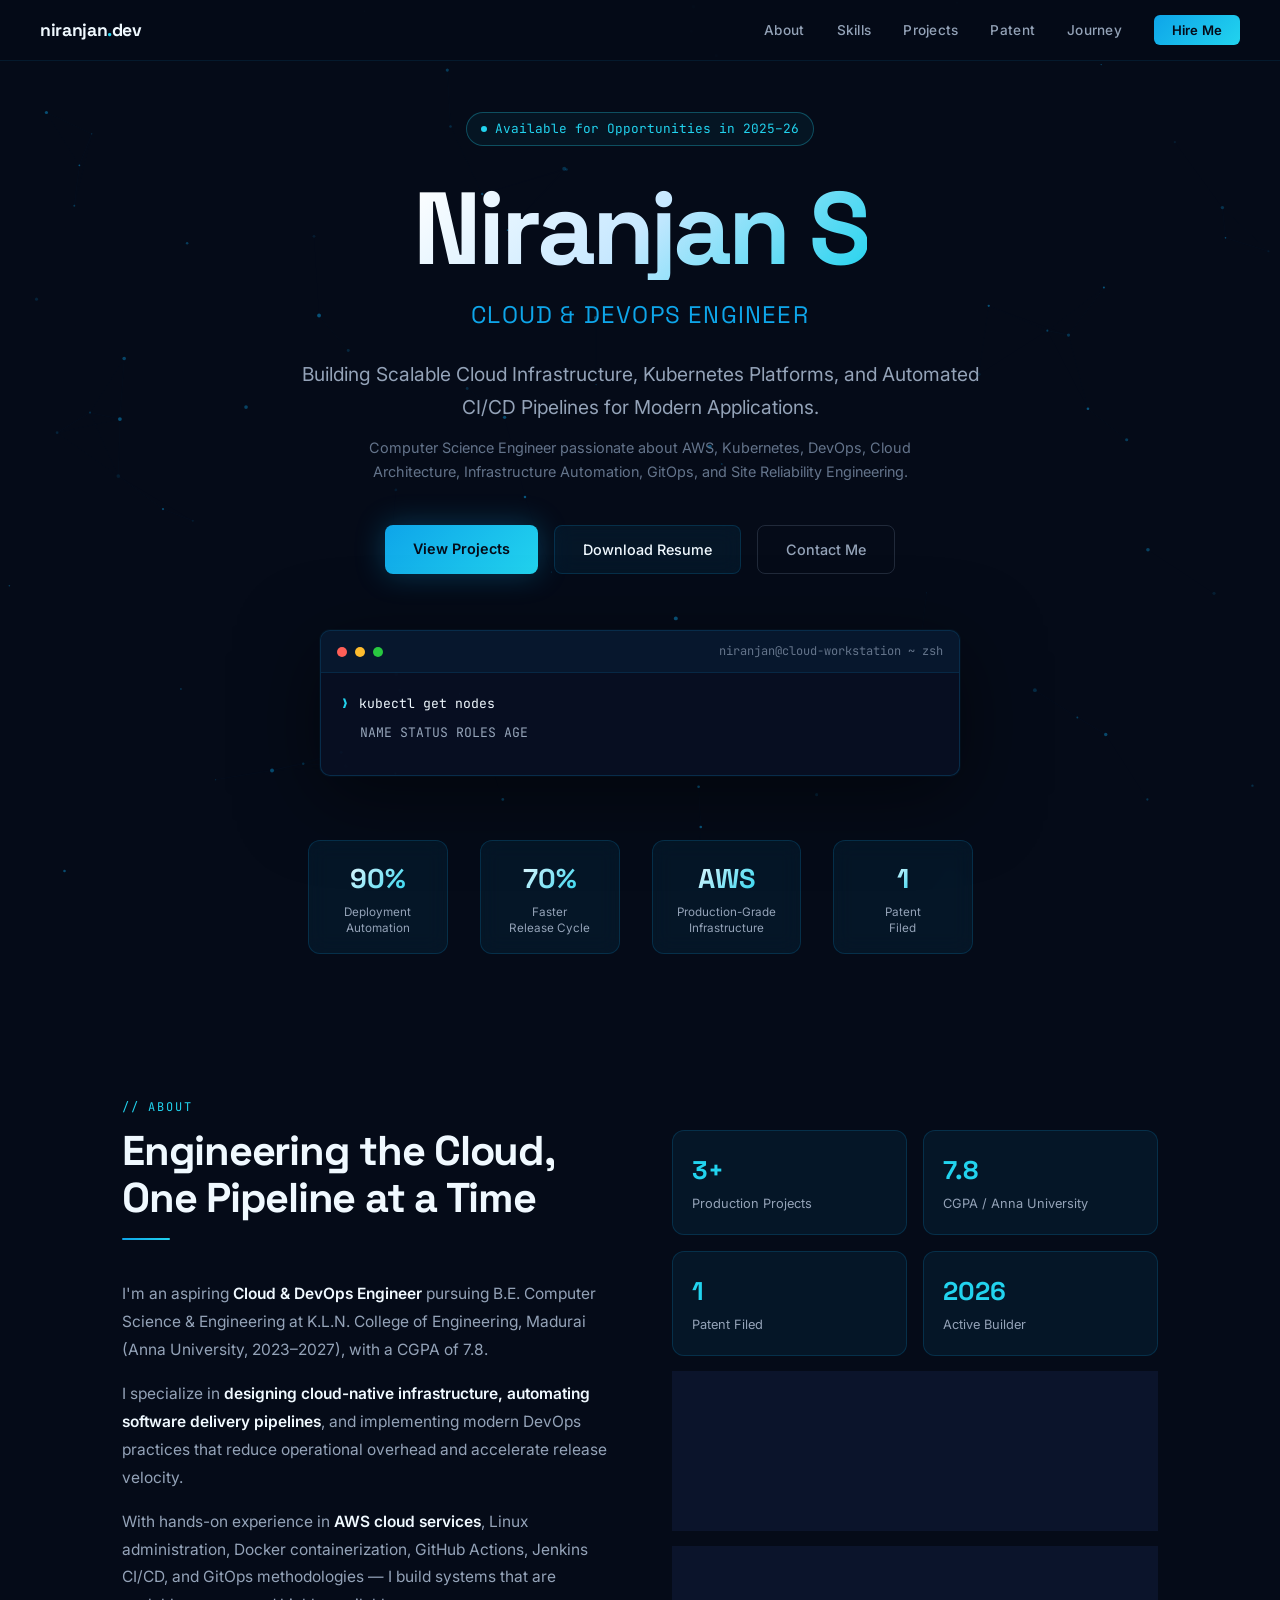
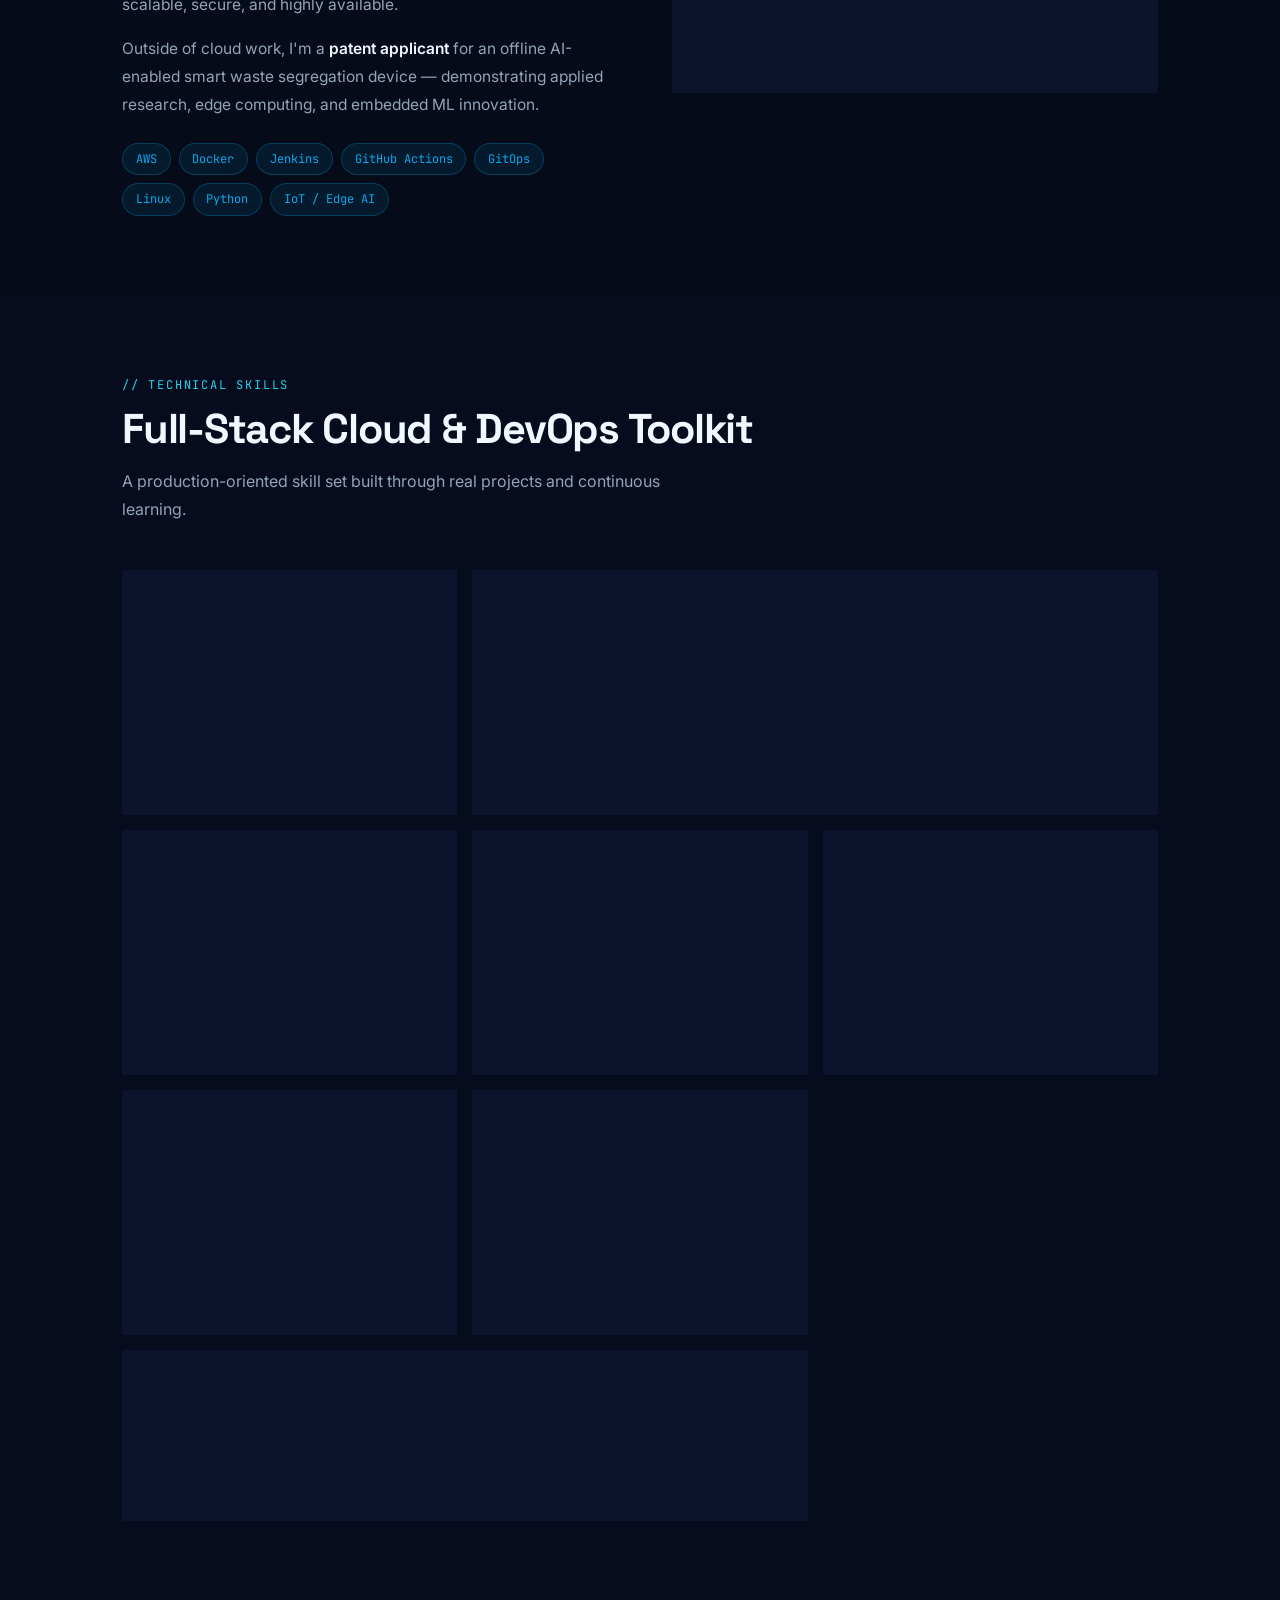
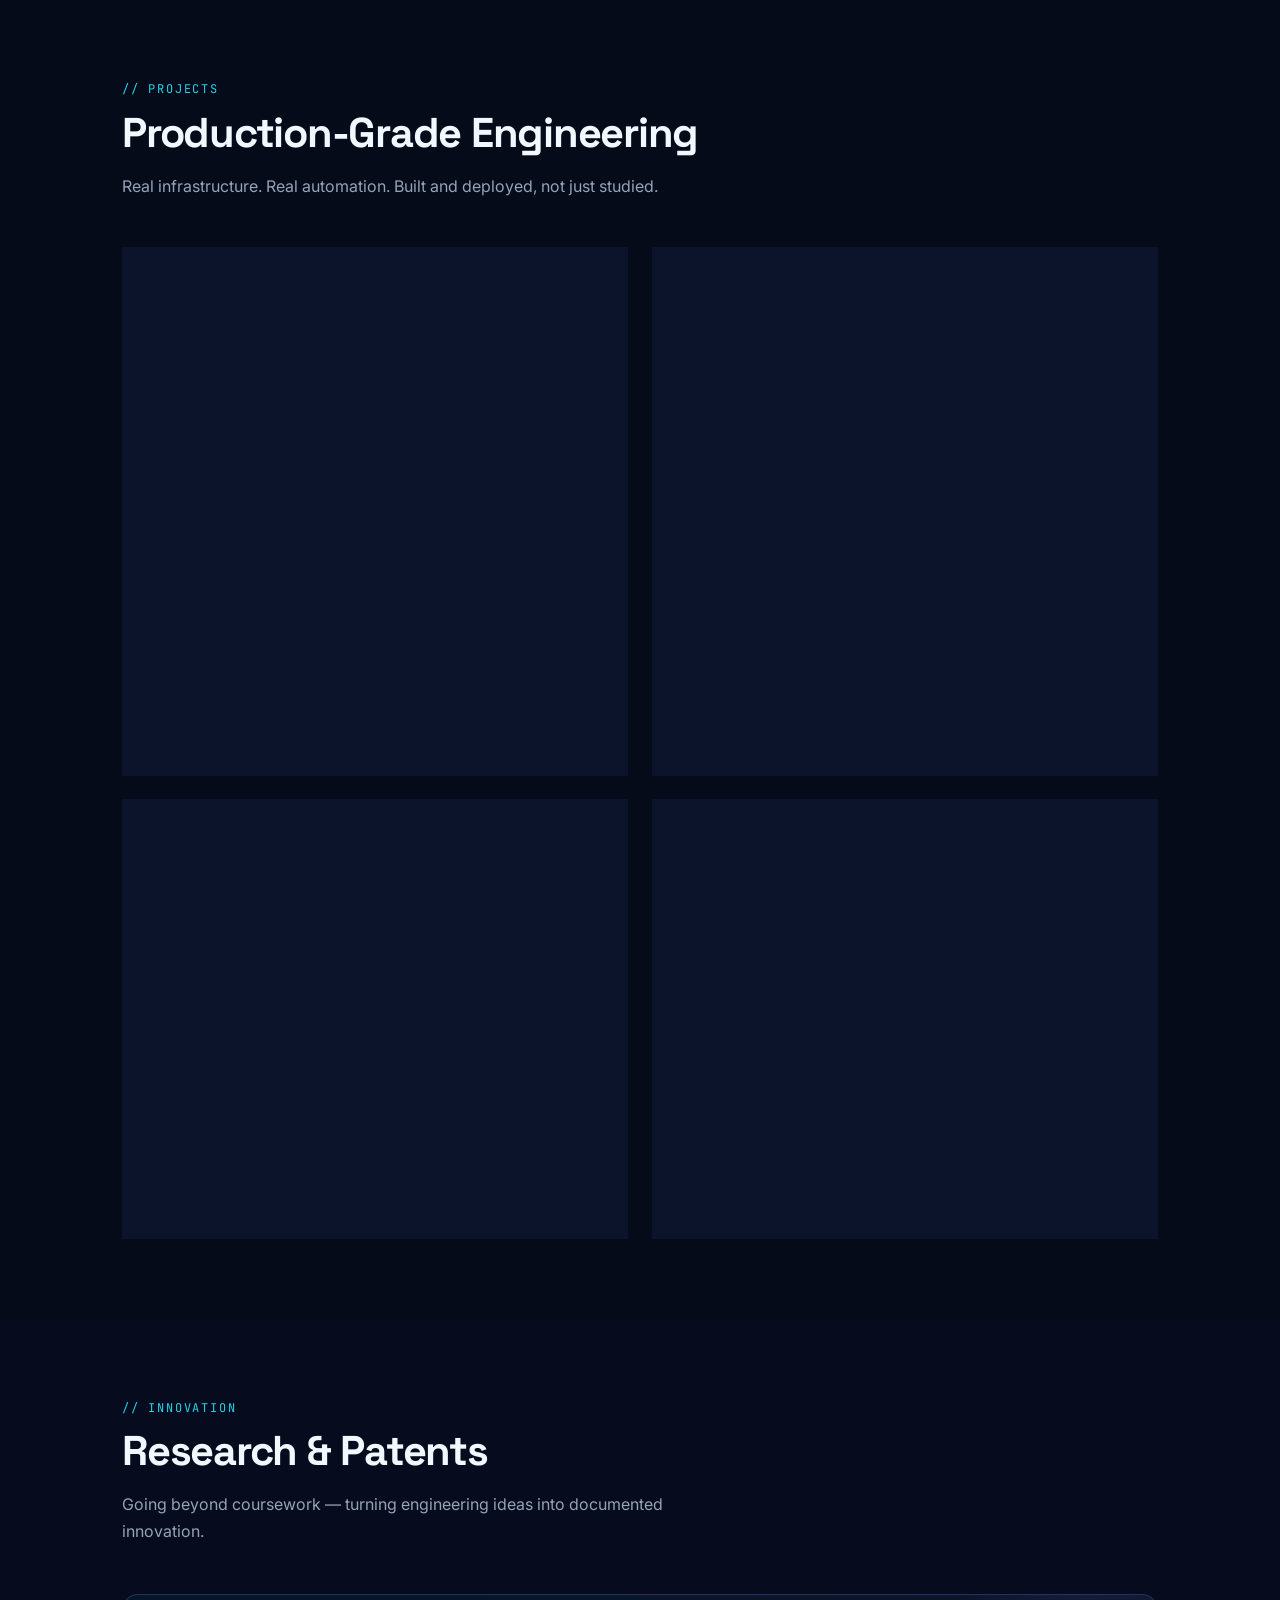
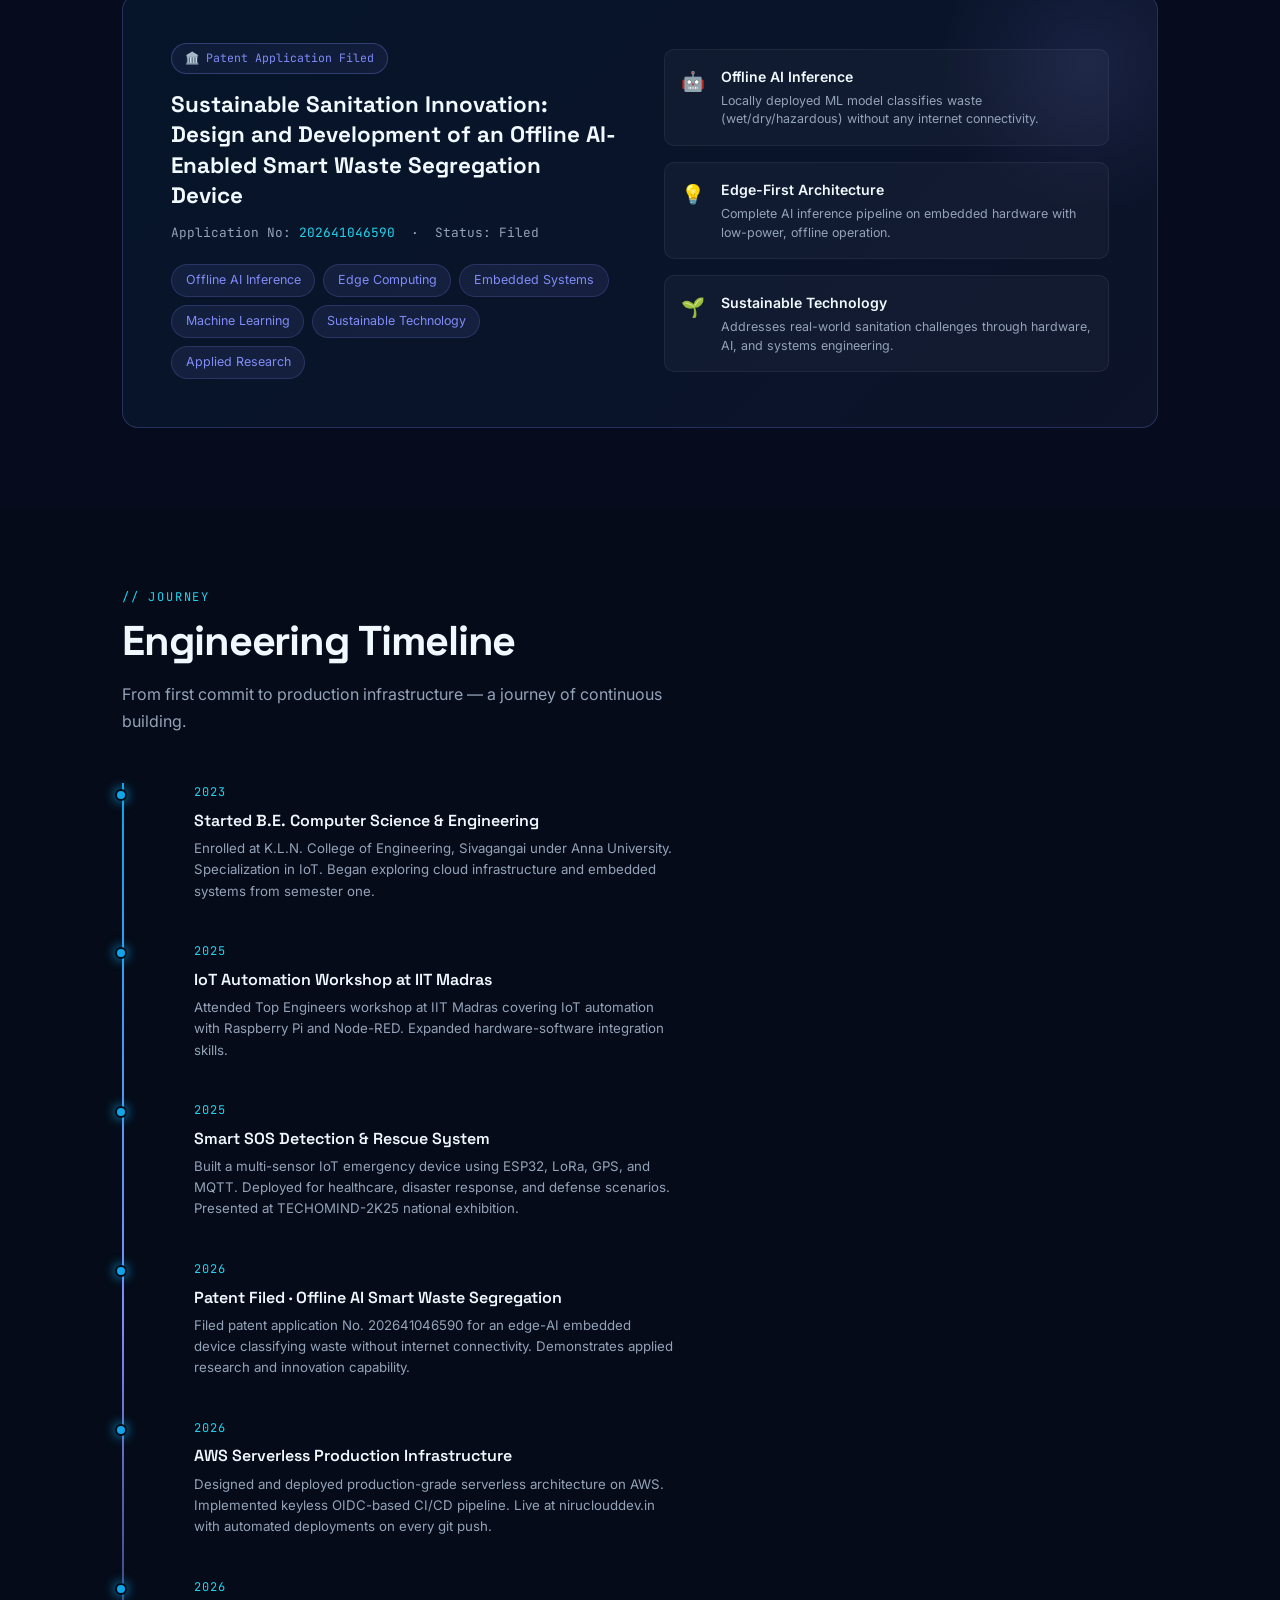
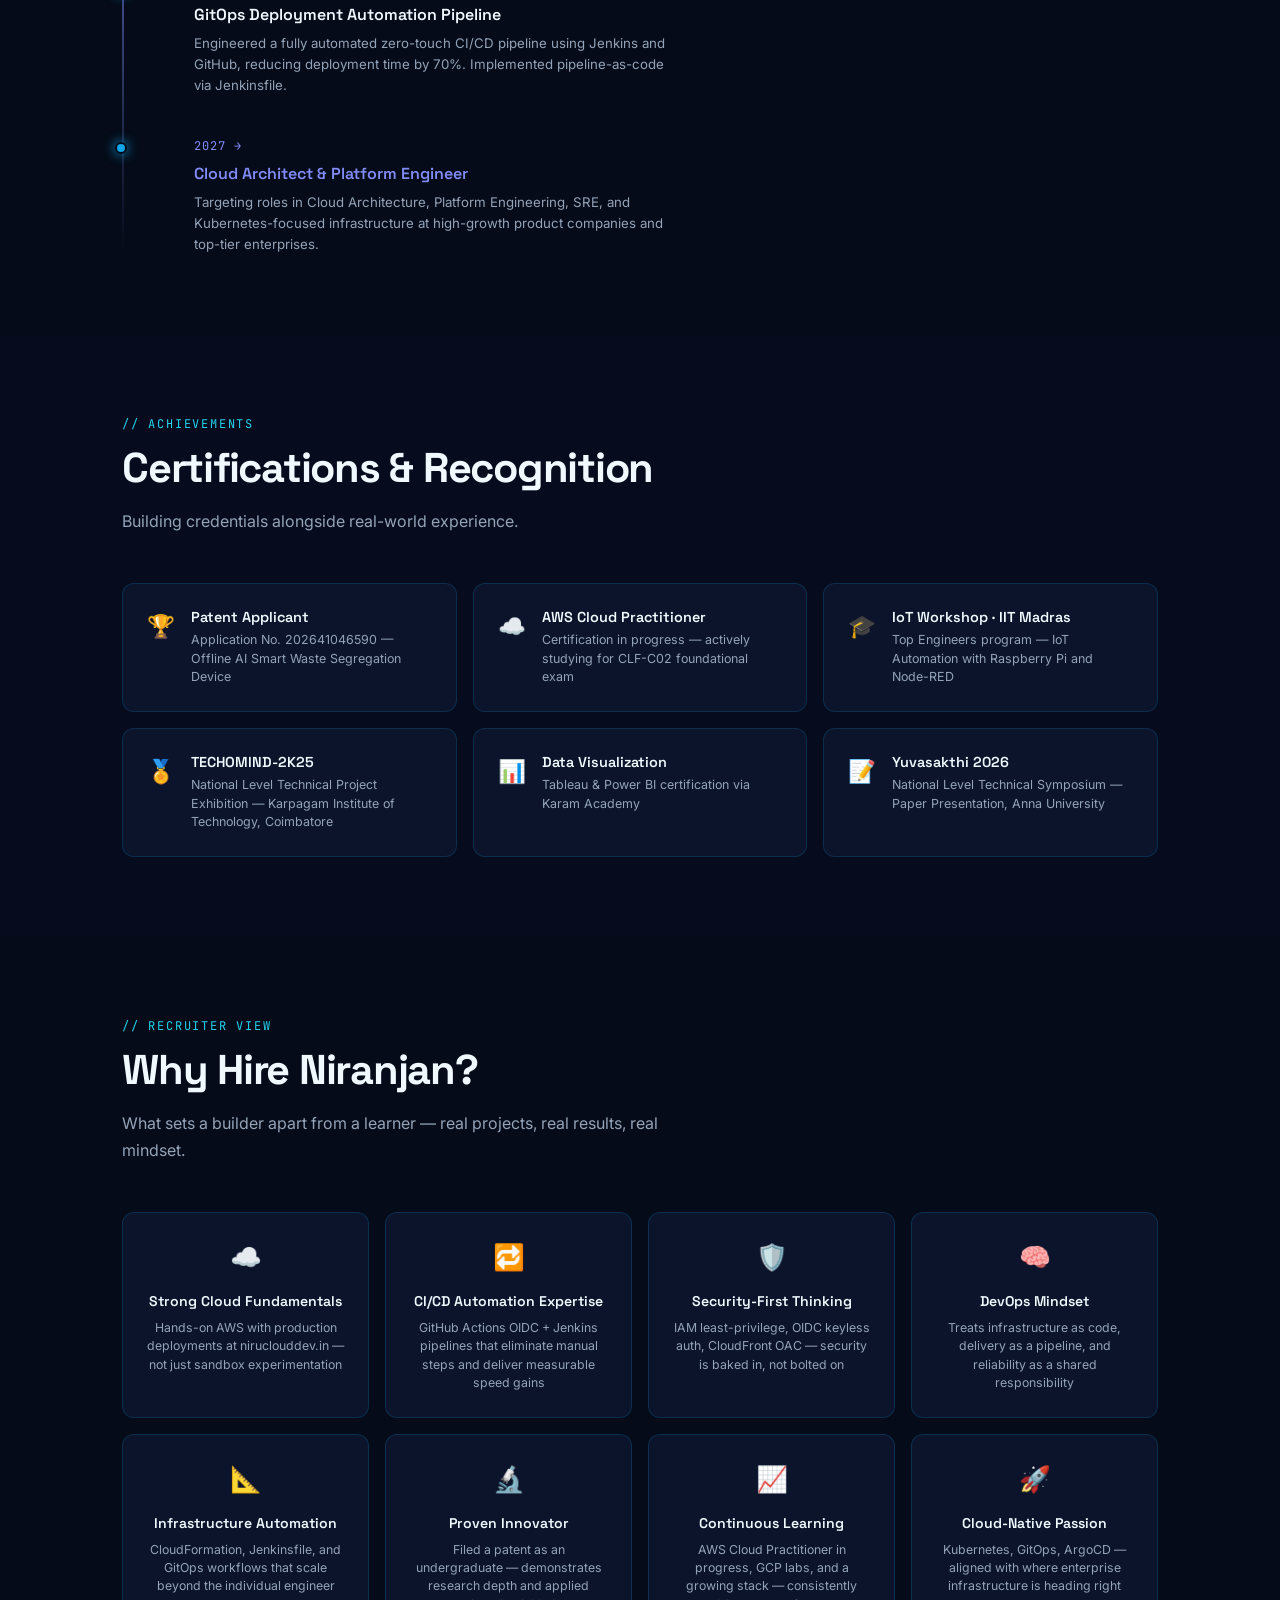
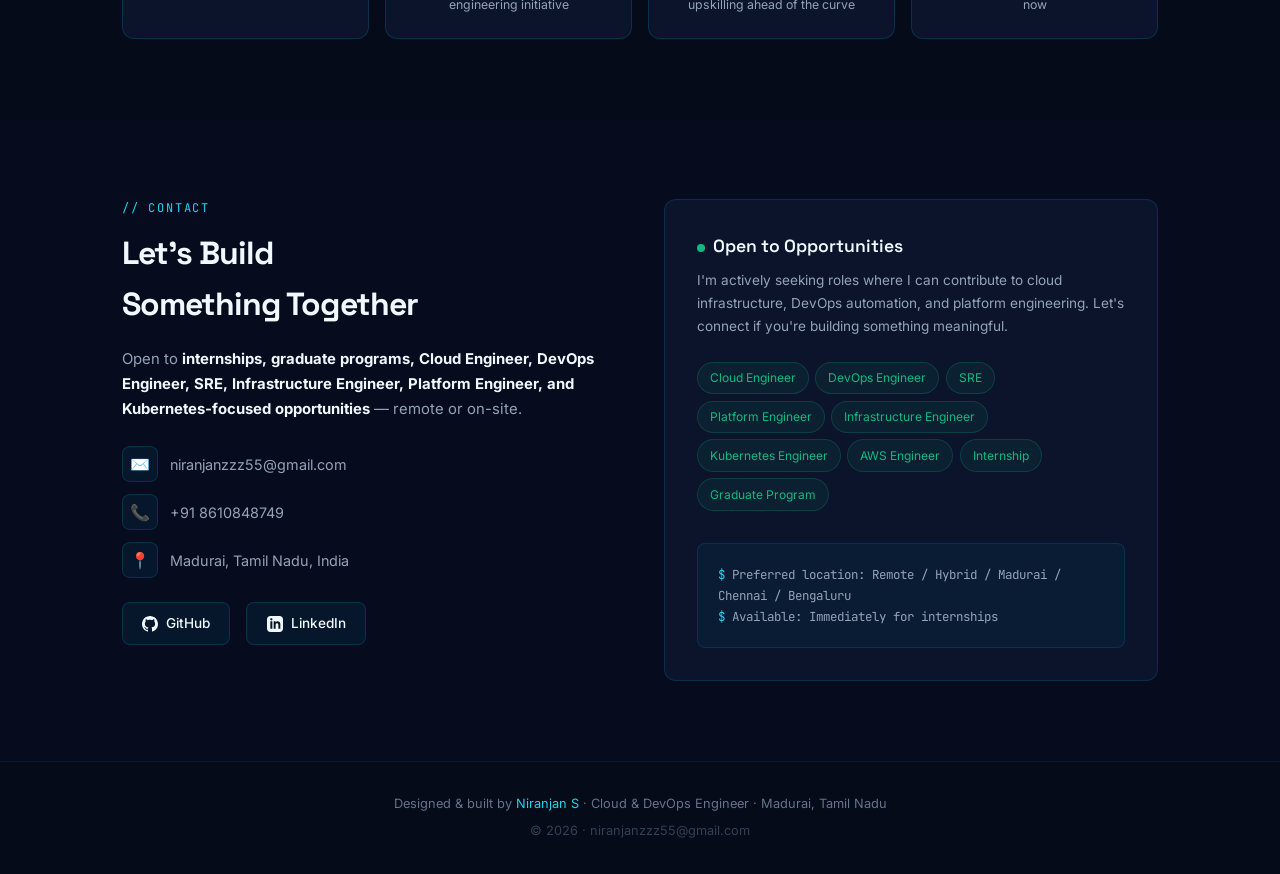
<file: index.html>
<!DOCTYPE html>
<html lang="en">
<head>
<meta charset="UTF-8">
<meta name="viewport" content="width=device-width, initial-scale=1.0">
<meta name="description" content="Niranjan S — Cloud & DevOps Engineer. AWS, Kubernetes, Docker, Jenkins, GitHub Actions, GitOps, Infrastructure Automation. Open to internships and graduate programs.">
<meta name="keywords" content="Cloud Engineer, DevOps Engineer, AWS Engineer, Kubernetes Engineer, Infrastructure Engineer, Platform Engineer, SRE, Site Reliability Engineer, Docker, Jenkins, Terraform, GitOps, Cloud Native, CI/CD, Linux, GitHub Actions, Prometheus, Grafana, Cloud Computing">
<title>Niranjan S — Cloud & DevOps Engineer</title>
<link rel="preconnect" href="https://fonts.googleapis.com">
<link href="https://fonts.googleapis.com/css2?family=Space+Grotesk:wght@300;400;500;600;700&family=Inter:wght@300;400;500;600&family=JetBrains+Mono:wght@400;500&display=swap" rel="stylesheet">
<style>
  :root {
    --bg: #050B18;
    --bg2: #080F22;
    --bg3: #0D1730;
    --blue: #0EA5E9;
    --cyan: #22D3EE;
    --purple: #818CF8;
    --green: #10B981;
    --white: #F0F9FF;
    --muted: #64748B;
    --muted2: #94A3B8;
    --glass: rgba(14,165,233,0.07);
    --glass-border: rgba(14,165,233,0.18);
    --card: rgba(13,23,48,0.85);
    --radius: 12px;
    --font-display: 'Space Grotesk', sans-serif;
    --font-body: 'Inter', sans-serif;
    --font-mono: 'JetBrains Mono', monospace;
  }

  *, *::before, *::after { box-sizing: border-box; margin: 0; padding: 0; }

  html { scroll-behavior: smooth; }

  body {
    background: var(--bg);
    color: var(--white);
    font-family: var(--font-body);
    line-height: 1.6;
    overflow-x: hidden;
  }

  /* ─── SCROLLBAR ─── */
  ::-webkit-scrollbar { width: 4px; }
  ::-webkit-scrollbar-track { background: var(--bg); }
  ::-webkit-scrollbar-thumb { background: var(--blue); border-radius: 2px; }

  /* ─── NAV ─── */
  nav {
    position: fixed; top: 0; left: 0; right: 0; z-index: 100;
    display: flex; align-items: center; justify-content: space-between;
    padding: 1rem 2.5rem;
    backdrop-filter: blur(20px);
    background: rgba(5,11,24,0.85);
    border-bottom: 1px solid rgba(14,165,233,0.1);
    transition: all 0.3s;
  }
  .nav-logo {
    font-family: var(--font-display);
    font-weight: 700;
    font-size: 1.1rem;
    letter-spacing: -0.02em;
    color: var(--white);
  }
  .nav-logo span { color: var(--cyan); }
  .nav-links { display: flex; gap: 2rem; list-style: none; }
  .nav-links a {
    font-size: 0.85rem;
    font-weight: 500;
    color: var(--muted2);
    text-decoration: none;
    letter-spacing: 0.02em;
    transition: color 0.2s;
  }
  .nav-links a:hover { color: var(--cyan); }
  .nav-cta {
    background: linear-gradient(135deg, var(--blue), var(--cyan));
    color: var(--bg) !important;
    padding: 0.45rem 1.1rem;
    border-radius: 6px;
    font-weight: 600 !important;
    font-size: 0.82rem !important;
    text-decoration: none;
    transition: opacity 0.2s, transform 0.2s;
  }
  .nav-cta:hover { opacity: 0.9; transform: translateY(-1px); color: var(--bg) !important; }

  /* ─── CANVAS BG ─── */
  #bg-canvas {
    position: fixed; inset: 0; z-index: 0;
    pointer-events: none;
  }

  /* ─── SECTIONS ─── */
  section { position: relative; z-index: 1; }

  /* ─── HERO ─── */
  .hero {
    min-height: 100vh;
    display: flex; align-items: center; justify-content: center;
    padding: 7rem 2rem 4rem;
    flex-direction: column;
    text-align: center;
  }
  .hero-eyebrow {
    display: inline-flex; align-items: center; gap: 0.5rem;
    font-family: var(--font-mono);
    font-size: 0.8rem;
    color: var(--cyan);
    border: 1px solid rgba(34,211,238,0.3);
    padding: 0.35rem 0.9rem;
    border-radius: 100px;
    margin-bottom: 2rem;
    background: rgba(34,211,238,0.05);
  }
  .hero-eyebrow::before {
    content: '';
    width: 6px; height: 6px;
    background: var(--cyan);
    border-radius: 50%;
    animation: pulse 2s infinite;
  }
  @keyframes pulse {
    0%, 100% { opacity: 1; transform: scale(1); }
    50% { opacity: 0.4; transform: scale(0.8); }
  }
  .hero-name {
    font-family: var(--font-display);
    font-size: clamp(3rem, 8vw, 6.5rem);
    font-weight: 700;
    letter-spacing: -0.04em;
    line-height: 1;
    margin-bottom: 1rem;
    background: linear-gradient(135deg, #fff 0%, #C7E8FF 50%, var(--cyan) 100%);
    -webkit-background-clip: text;
    -webkit-text-fill-color: transparent;
    background-clip: text;
  }
  .hero-title {
    font-family: var(--font-display);
    font-size: clamp(1.1rem, 2.5vw, 1.5rem);
    font-weight: 400;
    color: var(--blue);
    letter-spacing: 0.05em;
    text-transform: uppercase;
    margin-bottom: 1.5rem;
  }
  .hero-headline {
    font-size: clamp(1rem, 2vw, 1.2rem);
    color: var(--muted2);
    max-width: 680px;
    line-height: 1.7;
    margin-bottom: 0.75rem;
  }
  .hero-sub {
    font-size: 0.9rem;
    color: var(--muted);
    max-width: 580px;
    margin-bottom: 2.5rem;
    line-height: 1.7;
  }
  .hero-buttons {
    display: flex; gap: 1rem; flex-wrap: wrap; justify-content: center;
    margin-bottom: 3.5rem;
  }
  .btn-primary {
    background: linear-gradient(135deg, var(--blue), var(--cyan));
    color: var(--bg);
    padding: 0.75rem 1.75rem;
    border-radius: 8px;
    font-weight: 600;
    font-size: 0.9rem;
    text-decoration: none;
    transition: transform 0.2s, box-shadow 0.2s;
    box-shadow: 0 0 30px rgba(14,165,233,0.3);
  }
  .btn-primary:hover { transform: translateY(-2px); box-shadow: 0 0 50px rgba(14,165,233,0.5); }
  .btn-secondary {
    background: var(--glass);
    border: 1px solid var(--glass-border);
    color: var(--white);
    padding: 0.75rem 1.75rem;
    border-radius: 8px;
    font-weight: 500;
    font-size: 0.9rem;
    text-decoration: none;
    backdrop-filter: blur(10px);
    transition: background 0.2s, transform 0.2s;
  }
  .btn-secondary:hover { background: rgba(14,165,233,0.12); transform: translateY(-2px); }
  .btn-ghost {
    color: var(--muted2);
    padding: 0.75rem 1.75rem;
    border-radius: 8px;
    font-weight: 500;
    font-size: 0.9rem;
    text-decoration: none;
    border: 1px solid rgba(100,116,139,0.3);
    transition: color 0.2s, border-color 0.2s;
  }
  .btn-ghost:hover { color: var(--white); border-color: var(--muted2); }

  /* terminal block */
  .terminal {
    width: min(640px, 92vw);
    background: rgba(8,15,34,0.95);
    border: 1px solid rgba(14,165,233,0.2);
    border-radius: 10px;
    overflow: hidden;
    box-shadow: 0 20px 80px rgba(0,0,0,0.5), 0 0 0 1px rgba(14,165,233,0.05);
    margin-bottom: 4rem;
    text-align: left;
  }
  .terminal-bar {
    display: flex; align-items: center; gap: 0.5rem;
    padding: 0.7rem 1rem;
    background: rgba(14,165,233,0.06);
    border-bottom: 1px solid rgba(14,165,233,0.12);
  }
  .terminal-dot { width: 10px; height: 10px; border-radius: 50%; }
  .terminal-dot.red { background: #FF5F57; }
  .terminal-dot.yellow { background: #FEBC2E; }
  .terminal-dot.green { background: #28C840; }
  .terminal-title { font-family: var(--font-mono); font-size: 0.75rem; color: var(--muted); margin-left: auto; }
  .terminal-body { padding: 1.25rem 1.25rem 1.5rem; }
  .terminal-line {
    font-family: var(--font-mono);
    font-size: 0.82rem;
    margin-bottom: 0.5rem;
    display: flex; gap: 0.6rem;
  }
  .t-prompt { color: var(--cyan); }
  .t-cmd { color: var(--white); }
  .t-out { color: var(--muted2); padding-left: 1.2rem; }
  .t-green { color: var(--green); }
  .t-blue { color: var(--blue); }
  .cursor {
    display: inline-block;
    width: 8px; height: 14px;
    background: var(--cyan);
    margin-left: 2px;
    vertical-align: middle;
    animation: blink 1.1s step-end infinite;
  }
  @keyframes blink { 0%, 100% { opacity: 1; } 50% { opacity: 0; } }

  /* metrics strip */
  .metrics {
    display: flex; gap: 2rem; flex-wrap: wrap; justify-content: center;
  }
  .metric-item {
    display: flex; flex-direction: column; align-items: center;
    padding: 1rem 1.5rem;
    background: var(--glass);
    border: 1px solid var(--glass-border);
    border-radius: var(--radius);
    backdrop-filter: blur(10px);
    min-width: 140px;
  }
  .metric-value {
    font-family: var(--font-display);
    font-size: 1.7rem;
    font-weight: 700;
    background: linear-gradient(135deg, var(--white), var(--cyan));
    -webkit-background-clip: text;
    -webkit-text-fill-color: transparent;
    background-clip: text;
  }
  .metric-label { font-size: 0.73rem; color: var(--muted2); margin-top: 0.2rem; text-align: center; line-height: 1.4; }

  /* ─── SECTION COMMON ─── */
  .container { max-width: 1100px; margin: 0 auto; padding: 0 2rem; }
  .section-pad { padding: 5rem 0; }
  .section-label {
    font-family: var(--font-mono);
    font-size: 0.75rem;
    color: var(--cyan);
    letter-spacing: 0.15em;
    text-transform: uppercase;
    margin-bottom: 0.6rem;
  }
  .section-title {
    font-family: var(--font-display);
    font-size: clamp(1.8rem, 4vw, 2.6rem);
    font-weight: 700;
    letter-spacing: -0.03em;
    line-height: 1.15;
    margin-bottom: 1rem;
  }
  .section-desc {
    color: var(--muted2);
    font-size: 1rem;
    max-width: 560px;
    line-height: 1.7;
    margin-bottom: 3rem;
  }
  .divider {
    width: 48px; height: 2px;
    background: linear-gradient(90deg, var(--blue), var(--cyan));
    border-radius: 2px;
    margin-bottom: 2.5rem;
  }

  /* ─── ABOUT ─── */
  .about-grid {
    display: grid;
    grid-template-columns: 1fr 1fr;
    gap: 4rem;
    align-items: start;
  }
  .about-text p { color: var(--muted2); line-height: 1.8; margin-bottom: 1rem; font-size: 0.97rem; }
  .about-text p strong { color: var(--white); font-weight: 600; }
  .about-stats {
    display: grid; grid-template-columns: 1fr 1fr; gap: 1rem;
    margin-top: 2rem;
  }
  .stat-card {
    background: var(--glass);
    border: 1px solid var(--glass-border);
    border-radius: var(--radius);
    padding: 1.2rem;
    transition: border-color 0.2s;
  }
  .stat-card:hover { border-color: var(--blue); }
  .stat-card .num {
    font-family: var(--font-display);
    font-size: 1.6rem;
    font-weight: 700;
    color: var(--cyan);
  }
  .stat-card .lbl { font-size: 0.8rem; color: var(--muted2); margin-top: 0.2rem; }
  .about-pills { display: flex; flex-wrap: wrap; gap: 0.5rem; margin-top: 1.5rem; }
  .pill {
    font-family: var(--font-mono);
    font-size: 0.75rem;
    padding: 0.35rem 0.8rem;
    border-radius: 100px;
    background: rgba(14,165,233,0.1);
    border: 1px solid rgba(14,165,233,0.25);
    color: var(--blue);
  }
  .about-image-col {
    display: flex; flex-direction: column; gap: 1rem;
  }
  .infra-card {
    background: var(--card);
    border: 1px solid var(--glass-border);
    border-radius: var(--radius);
    padding: 1.5rem;
    backdrop-filter: blur(10px);
  }
  .infra-card h4 { font-family: var(--font-display); font-size: 0.95rem; font-weight: 600; margin-bottom: 0.5rem; color: var(--white); }
  .infra-card p { font-size: 0.82rem; color: var(--muted2); line-height: 1.6; }
  .infra-tag { display: inline-block; font-family: var(--font-mono); font-size: 0.72rem; padding: 0.2rem 0.6rem; border-radius: 4px; margin-right: 0.4rem; margin-top: 0.5rem; }
  .infra-tag.aws { background: rgba(255,153,0,0.12); color: #FF9900; border: 1px solid rgba(255,153,0,0.25); }
  .infra-tag.k8s { background: rgba(50,108,229,0.12); color: #326CE5; border: 1px solid rgba(50,108,229,0.25); }
  .infra-tag.ci { background: rgba(34,211,238,0.1); color: var(--cyan); border: 1px solid rgba(34,211,238,0.25); }
  .infra-tag.iot { background: rgba(16,185,129,0.1); color: var(--green); border: 1px solid rgba(16,185,129,0.25); }

  /* ─── SKILLS ─── */
  .skills-bento {
    display: grid;
    grid-template-columns: repeat(3, 1fr);
    gap: 1rem;
  }
  .skill-cat {
    background: var(--card);
    border: 1px solid var(--glass-border);
    border-radius: var(--radius);
    padding: 1.5rem;
    transition: border-color 0.3s, transform 0.3s;
    backdrop-filter: blur(10px);
  }
  .skill-cat:hover { border-color: var(--blue); transform: translateY(-3px); }
  .skill-cat.span2 { grid-column: span 2; }
  .skill-cat-icon { font-size: 1.5rem; margin-bottom: 0.75rem; }
  .skill-cat-name {
    font-family: var(--font-display);
    font-size: 0.85rem;
    font-weight: 600;
    color: var(--cyan);
    letter-spacing: 0.06em;
    text-transform: uppercase;
    margin-bottom: 1rem;
  }
  .skill-chips { display: flex; flex-wrap: wrap; gap: 0.4rem; }
  .chip {
    font-size: 0.76rem;
    padding: 0.3rem 0.7rem;
    border-radius: 6px;
    background: rgba(255,255,255,0.04);
    border: 1px solid rgba(255,255,255,0.08);
    color: var(--muted2);
    transition: background 0.2s, color 0.2s;
  }
  .skill-cat:hover .chip { background: rgba(14,165,233,0.08); color: var(--white); border-color: rgba(14,165,233,0.2); }

  /* ─── PROJECTS ─── */
  .projects-grid {
    display: grid;
    grid-template-columns: repeat(2, 1fr);
    gap: 1.5rem;
  }
  .project-card {
    background: var(--card);
    border: 1px solid var(--glass-border);
    border-radius: var(--radius);
    padding: 2rem;
    position: relative;
    overflow: hidden;
    transition: border-color 0.3s, transform 0.3s;
    backdrop-filter: blur(10px);
  }
  .project-card::before {
    content: '';
    position: absolute; top: 0; left: 0; right: 0; height: 2px;
    background: linear-gradient(90deg, var(--blue), var(--cyan));
    opacity: 0;
    transition: opacity 0.3s;
  }
  .project-card:hover { border-color: rgba(14,165,233,0.35); transform: translateY(-4px); }
  .project-card:hover::before { opacity: 1; }
  .project-num {
    font-family: var(--font-mono);
    font-size: 0.72rem;
    color: var(--muted);
    margin-bottom: 0.75rem;
  }
  .project-title {
    font-family: var(--font-display);
    font-size: 1.1rem;
    font-weight: 700;
    color: var(--white);
    margin-bottom: 0.5rem;
    line-height: 1.3;
  }
  .project-subtitle { font-size: 0.82rem; color: var(--muted2); margin-bottom: 1rem; }
  .project-tags { display: flex; flex-wrap: wrap; gap: 0.35rem; margin-bottom: 1.25rem; }
  .ptag {
    font-family: var(--font-mono);
    font-size: 0.7rem;
    padding: 0.2rem 0.55rem;
    border-radius: 4px;
    background: rgba(14,165,233,0.1);
    border: 1px solid rgba(14,165,233,0.2);
    color: var(--blue);
  }
  .project-achievements { list-style: none; }
  .project-achievements li {
    font-size: 0.83rem;
    color: var(--muted2);
    padding: 0.3rem 0;
    display: flex; gap: 0.6rem; align-items: flex-start;
    line-height: 1.5;
  }
  .project-achievements li::before { content: '▸'; color: var(--cyan); flex-shrink: 0; margin-top: 0.1rem; }
  .project-link {
    display: inline-flex; align-items: center; gap: 0.4rem;
    font-size: 0.8rem;
    color: var(--blue);
    text-decoration: none;
    margin-top: 1rem;
    font-weight: 500;
    transition: color 0.2s;
  }
  .project-link:hover { color: var(--cyan); }

  /* ─── PATENT ─── */
  .patent-block {
    background: linear-gradient(135deg, rgba(14,165,233,0.06) 0%, rgba(129,140,248,0.06) 100%);
    border: 1px solid rgba(129,140,248,0.25);
    border-radius: 16px;
    padding: 3rem;
    display: grid;
    grid-template-columns: 1fr 1fr;
    gap: 3rem;
    align-items: center;
    position: relative;
    overflow: hidden;
  }
  .patent-block::before {
    content: '';
    position: absolute; top: -80px; right: -80px;
    width: 300px; height: 300px;
    border-radius: 50%;
    background: radial-gradient(circle, rgba(129,140,248,0.12) 0%, transparent 70%);
  }
  .patent-badge {
    display: inline-flex; align-items: center; gap: 0.5rem;
    font-family: var(--font-mono);
    font-size: 0.72rem;
    color: var(--purple);
    border: 1px solid rgba(129,140,248,0.3);
    padding: 0.35rem 0.8rem;
    border-radius: 100px;
    margin-bottom: 1rem;
    background: rgba(129,140,248,0.08);
  }
  .patent-title {
    font-family: var(--font-display);
    font-size: 1.4rem;
    font-weight: 700;
    line-height: 1.35;
    margin-bottom: 0.75rem;
    color: var(--white);
  }
  .patent-id {
    font-family: var(--font-mono);
    font-size: 0.8rem;
    color: var(--muted2);
    margin-bottom: 1.25rem;
  }
  .patent-id span { color: var(--cyan); }
  .patent-pills { display: flex; flex-wrap: wrap; gap: 0.5rem; }
  .patent-pill {
    font-size: 0.78rem;
    padding: 0.35rem 0.85rem;
    border-radius: 100px;
    background: rgba(129,140,248,0.1);
    border: 1px solid rgba(129,140,248,0.2);
    color: var(--purple);
  }
  .patent-right { display: flex; flex-direction: column; gap: 1rem; }
  .patent-feat {
    display: flex; gap: 1rem; align-items: flex-start;
    background: rgba(255,255,255,0.03);
    border: 1px solid rgba(255,255,255,0.06);
    border-radius: 10px;
    padding: 1rem;
  }
  .patent-feat-icon { font-size: 1.2rem; flex-shrink: 0; }
  .patent-feat-text h5 { font-size: 0.88rem; font-weight: 600; color: var(--white); margin-bottom: 0.2rem; }
  .patent-feat-text p { font-size: 0.78rem; color: var(--muted2); line-height: 1.5; }

  /* ─── TIMELINE ─── */
  .timeline { position: relative; padding-left: 2rem; }
  .timeline::before {
    content: '';
    position: absolute; left: 0; top: 0; bottom: 0;
    width: 2px;
    background: linear-gradient(180deg, var(--blue) 0%, var(--purple) 50%, transparent 100%);
  }
  .tl-item {
    position: relative;
    padding-left: 2.5rem;
    padding-bottom: 2.5rem;
  }
  .tl-item::before {
    content: '';
    position: absolute; left: -2.43rem; top: 0.35rem;
    width: 12px; height: 12px;
    border-radius: 50%;
    background: var(--blue);
    border: 2px solid var(--bg);
    box-shadow: 0 0 12px var(--blue);
  }
  .tl-year {
    font-family: var(--font-mono);
    font-size: 0.75rem;
    color: var(--cyan);
    margin-bottom: 0.35rem;
    letter-spacing: 0.08em;
  }
  .tl-title {
    font-family: var(--font-display);
    font-size: 1rem;
    font-weight: 600;
    color: var(--white);
    margin-bottom: 0.3rem;
  }
  .tl-desc { font-size: 0.83rem; color: var(--muted2); line-height: 1.6; max-width: 480px; }

  /* ─── ACHIEVEMENTS ─── */
  .ach-grid {
    display: grid;
    grid-template-columns: repeat(3, 1fr);
    gap: 1rem;
  }
  .ach-card {
    background: var(--card);
    border: 1px solid var(--glass-border);
    border-radius: var(--radius);
    padding: 1.5rem;
    display: flex; align-items: flex-start; gap: 1rem;
    transition: border-color 0.3s, transform 0.3s;
  }
  .ach-card:hover { border-color: var(--blue); transform: translateY(-3px); }
  .ach-icon { font-size: 1.4rem; flex-shrink: 0; }
  .ach-text h4 { font-family: var(--font-display); font-size: 0.9rem; font-weight: 600; color: var(--white); margin-bottom: 0.25rem; line-height: 1.3; }
  .ach-text p { font-size: 0.78rem; color: var(--muted2); line-height: 1.5; }

  /* ─── WHY HIRE ─── */
  .why-grid {
    display: grid;
    grid-template-columns: repeat(4, 1fr);
    gap: 1rem;
  }
  .why-card {
    background: var(--card);
    border: 1px solid var(--glass-border);
    border-radius: var(--radius);
    padding: 1.5rem;
    text-align: center;
    transition: border-color 0.3s, transform 0.3s;
  }
  .why-card:hover { border-color: var(--cyan); transform: translateY(-3px); }
  .why-icon { font-size: 1.6rem; margin-bottom: 0.75rem; }
  .why-title { font-family: var(--font-display); font-size: 0.88rem; font-weight: 600; color: var(--white); margin-bottom: 0.4rem; }
  .why-desc { font-size: 0.77rem; color: var(--muted2); line-height: 1.5; }

  /* ─── CONTACT ─── */
  .contact-wrap {
    display: grid;
    grid-template-columns: 1fr 1fr;
    gap: 3rem;
    align-items: start;
  }
  .contact-info h2 {
    font-family: var(--font-display);
    font-size: 2rem;
    font-weight: 700;
    letter-spacing: -0.03em;
    margin-bottom: 1rem;
  }
  .contact-info p { color: var(--muted2); line-height: 1.7; margin-bottom: 1.5rem; font-size: 0.93rem; }
  .contact-links { display: flex; flex-direction: column; gap: 0.75rem; }
  .contact-link {
    display: flex; align-items: center; gap: 0.75rem;
    color: var(--muted2);
    text-decoration: none;
    font-size: 0.9rem;
    transition: color 0.2s;
  }
  .contact-link:hover { color: var(--cyan); }
  .contact-link-icon {
    width: 36px; height: 36px;
    display: flex; align-items: center; justify-content: center;
    background: var(--glass);
    border: 1px solid var(--glass-border);
    border-radius: 8px;
    font-size: 1rem;
    flex-shrink: 0;
  }
  .contact-socials { display: flex; gap: 1rem; margin-top: 1.5rem; }
  .social-btn {
    display: flex; align-items: center; gap: 0.5rem;
    padding: 0.6rem 1.2rem;
    border-radius: 8px;
    font-size: 0.85rem;
    font-weight: 500;
    text-decoration: none;
    border: 1px solid var(--glass-border);
    background: var(--glass);
    color: var(--white);
    transition: background 0.2s, border-color 0.2s, transform 0.2s;
  }
  .social-btn:hover { background: rgba(14,165,233,0.12); border-color: var(--blue); transform: translateY(-2px); }
  .availability-card {
    background: var(--card);
    border: 1px solid var(--glass-border);
    border-radius: var(--radius);
    padding: 2rem;
  }
  .availability-card h3 { font-family: var(--font-display); font-size: 1.1rem; font-weight: 600; margin-bottom: 0.5rem; }
  .availability-card p { font-size: 0.85rem; color: var(--muted2); line-height: 1.7; margin-bottom: 1.5rem; }
  .role-chips { display: flex; flex-wrap: wrap; gap: 0.4rem; }
  .role-chip {
    font-size: 0.75rem;
    padding: 0.35rem 0.75rem;
    border-radius: 100px;
    background: rgba(16,185,129,0.08);
    border: 1px solid rgba(16,185,129,0.2);
    color: var(--green);
  }
  .open-dot {
    display: inline-block;
    width: 8px; height: 8px;
    background: var(--green);
    border-radius: 50%;
    margin-right: 0.5rem;
    animation: pulse 2s infinite;
  }

  /* ─── FOOTER ─── */
  footer {
    padding: 2rem;
    text-align: center;
    border-top: 1px solid rgba(14,165,233,0.1);
    color: var(--muted);
    font-size: 0.8rem;
  }
  footer span { color: var(--cyan); }

  /* ─── RESPONSIVE ─── */
  @media (max-width: 768px) {
    nav { padding: 0.9rem 1.25rem; }
    .nav-links { display: none; }
    .about-grid, .contact-wrap, .patent-block { grid-template-columns: 1fr; gap: 2rem; }
    .projects-grid { grid-template-columns: 1fr; }
    .skills-bento { grid-template-columns: 1fr 1fr; }
    .skill-cat.span2 { grid-column: span 1; }
    .ach-grid { grid-template-columns: 1fr 1fr; }
    .why-grid { grid-template-columns: 1fr 1fr; }
    .section-pad { padding: 3.5rem 0; }
    .hero-buttons { flex-direction: column; align-items: center; }
  }
  @media (max-width: 480px) {
    .skills-bento, .ach-grid, .why-grid { grid-template-columns: 1fr; }
  }

  /* ─── ANIMATION HELPERS ─── */
  .fade-up {
    opacity: 0;
    transform: translateY(30px);
    transition: opacity 0.6s, transform 0.6s;
  }
  .fade-up.visible { opacity: 1; transform: translateY(0); }
</style>
</head>
<body>

<!-- Background Canvas -->
<canvas id="bg-canvas"></canvas>

<!-- Navigation -->
<nav>
  <div class="nav-logo">niranjan<span>.</span>dev</div>
  <ul class="nav-links">
    <li><a href="#about">About</a></li>
    <li><a href="#skills">Skills</a></li>
    <li><a href="#projects">Projects</a></li>
    <li><a href="#patent">Patent</a></li>
    <li><a href="#timeline">Journey</a></li>
    <li><a href="#contact" class="nav-cta">Hire Me</a></li>
  </ul>
</nav>

<!-- HERO -->
<section class="hero" id="home">
  <div class="hero-eyebrow">Available for Opportunities in 2025–26</div>
  <h1 class="hero-name">Niranjan S</h1>
  <p class="hero-title">Cloud &amp; DevOps Engineer</p>
  <p class="hero-headline">Building Scalable Cloud Infrastructure, Kubernetes Platforms, and Automated CI/CD Pipelines for Modern Applications.</p>
  <p class="hero-sub">Computer Science Engineer passionate about AWS, Kubernetes, DevOps, Cloud Architecture, Infrastructure Automation, GitOps, and Site Reliability Engineering.</p>

  <div class="hero-buttons">
    <a href="#projects" class="btn-primary">View Projects</a>
    <a href="mailto:niranjanzzz55@gmail.com?subject=Resume Request" class="btn-secondary">Download Resume</a>
    <a href="#contact" class="btn-ghost">Contact Me</a>
  </div>

  <!-- Terminal -->
  <div class="terminal fade-up" id="terminal-block">
    <div class="terminal-bar">
      <div class="terminal-dot red"></div>
      <div class="terminal-dot yellow"></div>
      <div class="terminal-dot green"></div>
      <div class="terminal-title">niranjan@cloud-workstation ~ zsh</div>
    </div>
    <div class="terminal-body" id="terminal-output"></div>
  </div>

  <!-- Metrics -->
  <div class="metrics fade-up">
    <div class="metric-item">
      <div class="metric-value" data-target="90">0%</div>
      <div class="metric-label">Deployment<br>Automation</div>
    </div>
    <div class="metric-item">
      <div class="metric-value" data-target="70">0%</div>
      <div class="metric-label">Faster<br>Release Cycle</div>
    </div>
    <div class="metric-item">
      <div class="metric-value">AWS</div>
      <div class="metric-label">Production-Grade<br>Infrastructure</div>
    </div>
    <div class="metric-item">
      <div class="metric-value">1</div>
      <div class="metric-label">Patent<br>Filed</div>
    </div>
  </div>
</section>

<!-- ABOUT -->
<section id="about" class="section-pad">
  <div class="container">
    <div class="about-grid fade-up">
      <div class="about-text">
        <div class="section-label">// About</div>
        <h2 class="section-title">Engineering the Cloud,<br>One Pipeline at a Time</h2>
        <div class="divider"></div>
        <p>I'm an aspiring <strong>Cloud &amp; DevOps Engineer</strong> pursuing B.E. Computer Science &amp; Engineering at K.L.N. College of Engineering, Madurai (Anna University, 2023–2027), with a CGPA of 7.8.</p>
        <p>I specialize in <strong>designing cloud-native infrastructure, automating software delivery pipelines</strong>, and implementing modern DevOps practices that reduce operational overhead and accelerate release velocity.</p>
        <p>With hands-on experience in <strong>AWS cloud services</strong>, Linux administration, Docker containerization, GitHub Actions, Jenkins CI/CD, and GitOps methodologies — I build systems that are scalable, secure, and highly available.</p>
        <p>Outside of cloud work, I'm a <strong>patent applicant</strong> for an offline AI-enabled smart waste segregation device — demonstrating applied research, edge computing, and embedded ML innovation.</p>
        <div class="about-pills">
          <span class="pill">AWS</span>
          <span class="pill">Docker</span>
          <span class="pill">Jenkins</span>
          <span class="pill">GitHub Actions</span>
          <span class="pill">GitOps</span>
          <span class="pill">Linux</span>
          <span class="pill">Python</span>
          <span class="pill">IoT / Edge AI</span>
        </div>
      </div>
      <div class="about-image-col">
        <div class="about-stats">
          <div class="stat-card"><div class="num">3+</div><div class="lbl">Production Projects</div></div>
          <div class="stat-card"><div class="num">7.8</div><div class="lbl">CGPA / Anna University</div></div>
          <div class="stat-card"><div class="num">1</div><div class="lbl">Patent Filed</div></div>
          <div class="stat-card"><div class="num">2026</div><div class="lbl">Active Builder</div></div>
        </div>
        <div class="infra-card">
          <h4>🏗️ Current Stack</h4>
          <p>Actively working with production-grade AWS infrastructure, GitOps pipelines, and container orchestration.</p>
          <span class="infra-tag aws">AWS</span>
          <span class="infra-tag k8s">Kubernetes</span>
          <span class="infra-tag ci">GitHub Actions</span>
          <span class="infra-tag iot">IoT / Edge</span>
        </div>
        <div class="infra-card">
          <h4>📍 Location &amp; Status</h4>
          <p>Madurai, Tamil Nadu, India.<br><span class="open-dot"></span>Open to internships, graduate programs, and Cloud/DevOps roles — remote or on-site.</p>
        </div>
      </div>
    </div>
  </div>
</section>

<!-- SKILLS -->
<section id="skills" class="section-pad" style="background: rgba(8,15,34,0.5);">
  <div class="container">
    <div class="fade-up">
      <div class="section-label">// Technical Skills</div>
      <h2 class="section-title">Full-Stack Cloud &amp; DevOps Toolkit</h2>
      <p class="section-desc">A production-oriented skill set built through real projects and continuous learning.</p>
    </div>
    <div class="skills-bento fade-up">
      <div class="skill-cat">
        <div class="skill-cat-icon">☁️</div>
        <div class="skill-cat-name">Cloud · AWS</div>
        <div class="skill-chips">
          <span class="chip">AWS</span><span class="chip">EC2</span><span class="chip">S3</span>
          <span class="chip">CloudFront</span><span class="chip">Route 53</span><span class="chip">IAM</span>
          <span class="chip">VPC</span><span class="chip">CloudFormation</span><span class="chip">ACM</span>
        </div>
      </div>
      <div class="skill-cat span2">
        <div class="skill-cat-icon">⚙️</div>
        <div class="skill-cat-name">DevOps &amp; Automation</div>
        <div class="skill-chips">
          <span class="chip">Docker</span><span class="chip">Kubernetes</span><span class="chip">Jenkins</span>
          <span class="chip">GitHub Actions</span><span class="chip">GitOps</span><span class="chip">Terraform</span>
          <span class="chip">Helm</span><span class="chip">ArgoCD</span><span class="chip">OIDC</span>
          <span class="chip">Jenkinsfile</span><span class="chip">Pipeline as Code</span>
        </div>
      </div>
      <div class="skill-cat">
        <div class="skill-cat-icon">🐧</div>
        <div class="skill-cat-name">Operating Systems</div>
        <div class="skill-chips">
          <span class="chip">Linux</span><span class="chip">Ubuntu Server</span><span class="chip">Bash</span>
          <span class="chip">Shell Scripting</span><span class="chip">WinSCP</span><span class="chip">PuTTY</span>
        </div>
      </div>
      <div class="skill-cat">
        <div class="skill-cat-icon">🌐</div>
        <div class="skill-cat-name">Networking</div>
        <div class="skill-chips">
          <span class="chip">TCP/IP</span><span class="chip">DNS</span><span class="chip">HTTP/S</span>
          <span class="chip">Load Balancing</span><span class="chip">Reverse Proxy</span><span class="chip">VPC Networking</span>
        </div>
      </div>
      <div class="skill-cat">
        <div class="skill-cat-icon">💻</div>
        <div class="skill-cat-name">Programming</div>
        <div class="skill-chips">
          <span class="chip">Python</span><span class="chip">Java</span><span class="chip">C</span>
          <span class="chip">Bash</span><span class="chip">YAML</span><span class="chip">HTML/CSS</span>
        </div>
      </div>
      <div class="skill-cat">
        <div class="skill-cat-icon">📊</div>
        <div class="skill-cat-name">Monitoring &amp; Observability</div>
        <div class="skill-chips">
          <span class="chip">Prometheus</span><span class="chip">Grafana</span><span class="chip">ELK Stack</span>
          <span class="chip">Tableau</span><span class="chip">Power BI</span>
        </div>
      </div>
      <div class="skill-cat">
        <div class="skill-cat-icon">🔌</div>
        <div class="skill-cat-name">IoT &amp; Embedded</div>
        <div class="skill-chips">
          <span class="chip">ESP32</span><span class="chip">Raspberry Pi</span><span class="chip">Arduino</span>
          <span class="chip">MQTT</span><span class="chip">LoRa</span><span class="chip">GPS</span>
          <span class="chip">Node-RED</span><span class="chip">Edge AI</span>
        </div>
      </div>
      <div class="skill-cat span2">
        <div class="skill-cat-icon">🗄️</div>
        <div class="skill-cat-name">Version Control &amp; Databases</div>
        <div class="skill-chips">
          <span class="chip">Git</span><span class="chip">GitHub</span><span class="chip">Webhooks</span>
          <span class="chip">MySQL</span><span class="chip">DBMS Fundamentals</span>
        </div>
      </div>
    </div>
  </div>
</section>

<!-- PROJECTS -->
<section id="projects" class="section-pad">
  <div class="container">
    <div class="fade-up">
      <div class="section-label">// Projects</div>
      <h2 class="section-title">Production-Grade Engineering</h2>
      <p class="section-desc">Real infrastructure. Real automation. Built and deployed, not just studied.</p>
    </div>
    <div class="projects-grid fade-up">

      <!-- P1 -->
      <div class="project-card">
        <div class="project-num">01 · AWS · Production</div>
        <div class="project-title">AWS Serverless Static Website Deployment</div>
        <div class="project-subtitle">Live: niruclouddev.in</div>
        <div class="project-tags">
          <span class="ptag">S3</span><span class="ptag">CloudFront</span><span class="ptag">Route 53</span>
          <span class="ptag">ACM</span><span class="ptag">IAM</span><span class="ptag">GitHub Actions</span><span class="ptag">OIDC</span>
        </div>
        <ul class="project-achievements">
          <li>Production-grade serverless architecture — zero server management, globally distributed via CDN</li>
          <li>Keyless CI/CD with GitHub Actions + OpenID Connect, eliminating long-lived AWS credentials</li>
          <li>S3 origin secured via CloudFront OAC, preventing direct public bucket access</li>
          <li>IAM least-privilege model scoped to exact bucket and distribution ARNs</li>
          <li>5+ manual steps reduced to a fully automated pipeline completing in under 2 minutes</li>
        </ul>
        <a href="https://niruclouddev.in" class="project-link" target="_blank">→ niruclouddev.in</a>
      </div>

      <!-- P2 -->
      <div class="project-card">
        <div class="project-num">02 · DevOps · Automation</div>
        <div class="project-title">GitOps Zero-Touch Deployment Pipeline</div>
        <div class="project-subtitle">Continuous Delivery · Pipeline as Code</div>
        <div class="project-tags">
          <span class="ptag">GitHub</span><span class="ptag">Jenkins</span><span class="ptag">Docker</span><span class="ptag">Linux</span><span class="ptag">Webhooks</span>
        </div>
        <ul class="project-achievements">
          <li>GitOps-based CI/CD pipeline collapsing 5 manual steps into a single git push</li>
          <li>Webhook-triggered builds achieving zero-touch, error-free release cycles</li>
          <li>Structured pipeline stages with documented runbooks for reproducible delivery</li>
          <li>Jenkinsfile pipeline-as-code version-controlled alongside application source</li>
          <li>Deployment time reduced by ~70% — quantified and measured in production</li>
        </ul>
      </div>

      <!-- P3 -->
      <div class="project-card">
        <div class="project-num">03 · IoT · Healthcare &amp; Defense</div>
        <div class="project-title">Smart SOS Detection &amp; Rescue System</div>
        <div class="project-subtitle">Academic Project · 2025</div>
        <div class="project-tags">
          <span class="ptag">ESP32</span><span class="ptag">MQTT</span><span class="ptag">GPS</span><span class="ptag">LoRa</span><span class="ptag">IoT</span><span class="ptag">Edge AI</span>
        </div>
        <ul class="project-achievements">
          <li>IoT emergency device with biometric sensors + GPS for real-time health anomaly detection</li>
          <li>LoRa communication for long-range, low-power transmission beyond cellular limits</li>
          <li>MPU-6050 accelerometer/gyroscope for fall detection with embedded edge decision-making</li>
          <li>Efficient telemetry transfer via MQTT — deployed for healthcare, disaster response, defense</li>
        </ul>
      </div>

      <!-- P4 -->
      <div class="project-card">
        <div class="project-num">04 · Kubernetes · Platform Engineering</div>
        <div class="project-title">Kubernetes Production Platform</div>
        <div class="project-subtitle">Container Orchestration &amp; Observability</div>
        <div class="project-tags">
          <span class="ptag">Kubernetes</span><span class="ptag">Docker</span><span class="ptag">Helm</span><span class="ptag">Prometheus</span><span class="ptag">Grafana</span>
        </div>
        <ul class="project-achievements">
          <li>Full container orchestration with rolling updates and zero-downtime deployments</li>
          <li>Auto-healing deployments — Kubernetes self-recovery without manual intervention</li>
          <li>Horizontal Pod Autoscaling based on load metrics</li>
          <li>Full-stack monitoring and observability with Prometheus + Grafana dashboards</li>
          <li>Secrets management using Kubernetes native secrets with RBAC policies</li>
        </ul>
      </div>

    </div>
  </div>
</section>

<!-- PATENT -->
<section id="patent" class="section-pad" style="background: rgba(8,15,34,0.5);">
  <div class="container">
    <div class="fade-up">
      <div class="section-label">// Innovation</div>
      <h2 class="section-title">Research &amp; Patents</h2>
      <p class="section-desc">Going beyond coursework — turning engineering ideas into documented innovation.</p>
    </div>
    <div class="patent-block fade-up">
      <div>
        <div class="patent-badge">🏛️ Patent Application Filed</div>
        <h3 class="patent-title">Sustainable Sanitation Innovation: Design and Development of an Offline AI-Enabled Smart Waste Segregation Device</h3>
        <p class="patent-id">Application No: <span>202641046590</span> &nbsp;·&nbsp; Status: Filed</p>
        <div class="patent-pills">
          <span class="patent-pill">Offline AI Inference</span>
          <span class="patent-pill">Edge Computing</span>
          <span class="patent-pill">Embedded Systems</span>
          <span class="patent-pill">Machine Learning</span>
          <span class="patent-pill">Sustainable Technology</span>
          <span class="patent-pill">Applied Research</span>
        </div>
      </div>
      <div class="patent-right">
        <div class="patent-feat">
          <div class="patent-feat-icon">🤖</div>
          <div class="patent-feat-text">
            <h5>Offline AI Inference</h5>
            <p>Locally deployed ML model classifies waste (wet/dry/hazardous) without any internet connectivity.</p>
          </div>
        </div>
        <div class="patent-feat">
          <div class="patent-feat-icon">💡</div>
          <div class="patent-feat-text">
            <h5>Edge-First Architecture</h5>
            <p>Complete AI inference pipeline on embedded hardware with low-power, offline operation.</p>
          </div>
        </div>
        <div class="patent-feat">
          <div class="patent-feat-icon">🌱</div>
          <div class="patent-feat-text">
            <h5>Sustainable Technology</h5>
            <p>Addresses real-world sanitation challenges through hardware, AI, and systems engineering.</p>
          </div>
        </div>
      </div>
    </div>
  </div>
</section>

<!-- TIMELINE -->
<section id="timeline" class="section-pad">
  <div class="container">
    <div class="fade-up">
      <div class="section-label">// Journey</div>
      <h2 class="section-title">Engineering Timeline</h2>
      <p class="section-desc">From first commit to production infrastructure — a journey of continuous building.</p>
    </div>
    <div class="timeline fade-up">
      <div class="tl-item">
        <div class="tl-year">2023</div>
        <div class="tl-title">Started B.E. Computer Science &amp; Engineering</div>
        <div class="tl-desc">Enrolled at K.L.N. College of Engineering, Sivagangai under Anna University. Specialization in IoT. Began exploring cloud infrastructure and embedded systems from semester one.</div>
      </div>
      <div class="tl-item">
        <div class="tl-year">2025</div>
        <div class="tl-title">IoT Automation Workshop at IIT Madras</div>
        <div class="tl-desc">Attended Top Engineers workshop at IIT Madras covering IoT automation with Raspberry Pi and Node-RED. Expanded hardware-software integration skills.</div>
      </div>
      <div class="tl-item">
        <div class="tl-year">2025</div>
        <div class="tl-title">Smart SOS Detection &amp; Rescue System</div>
        <div class="tl-desc">Built a multi-sensor IoT emergency device using ESP32, LoRa, GPS, and MQTT. Deployed for healthcare, disaster response, and defense scenarios. Presented at TECHOMIND-2K25 national exhibition.</div>
      </div>
      <div class="tl-item">
        <div class="tl-year">2026</div>
        <div class="tl-title">Patent Filed · Offline AI Smart Waste Segregation</div>
        <div class="tl-desc">Filed patent application No. 202641046590 for an edge-AI embedded device classifying waste without internet connectivity. Demonstrates applied research and innovation capability.</div>
      </div>
      <div class="tl-item">
        <div class="tl-year">2026</div>
        <div class="tl-title">AWS Serverless Production Infrastructure</div>
        <div class="tl-desc">Designed and deployed production-grade serverless architecture on AWS. Implemented keyless OIDC-based CI/CD pipeline. Live at niruclouddev.in with automated deployments on every git push.</div>
      </div>
      <div class="tl-item">
        <div class="tl-year">2026</div>
        <div class="tl-title">GitOps Deployment Automation Pipeline</div>
        <div class="tl-desc">Engineered a fully automated zero-touch CI/CD pipeline using Jenkins and GitHub, reducing deployment time by 70%. Implemented pipeline-as-code via Jenkinsfile.</div>
      </div>
      <div class="tl-item" style="padding-bottom: 0;">
        <div class="tl-year" style="color: var(--purple);">2027 →</div>
        <div class="tl-title" style="color: var(--purple);">Cloud Architect &amp; Platform Engineer</div>
        <div class="tl-desc">Targeting roles in Cloud Architecture, Platform Engineering, SRE, and Kubernetes-focused infrastructure at high-growth product companies and top-tier enterprises.</div>
      </div>
    </div>
  </div>
</section>

<!-- ACHIEVEMENTS -->
<section id="achievements" class="section-pad" style="background: rgba(8,15,34,0.5);">
  <div class="container">
    <div class="fade-up">
      <div class="section-label">// Achievements</div>
      <h2 class="section-title">Certifications &amp; Recognition</h2>
      <p class="section-desc">Building credentials alongside real-world experience.</p>
    </div>
    <div class="ach-grid fade-up">
      <div class="ach-card">
        <div class="ach-icon">🏆</div>
        <div class="ach-text">
          <h4>Patent Applicant</h4>
          <p>Application No. 202641046590 — Offline AI Smart Waste Segregation Device</p>
        </div>
      </div>
      <div class="ach-card">
        <div class="ach-icon">☁️</div>
        <div class="ach-text">
          <h4>AWS Cloud Practitioner</h4>
          <p>Certification in progress — actively studying for CLF-C02 foundational exam</p>
        </div>
      </div>
      <div class="ach-card">
        <div class="ach-icon">🎓</div>
        <div class="ach-text">
          <h4>IoT Workshop · IIT Madras</h4>
          <p>Top Engineers program — IoT Automation with Raspberry Pi and Node-RED</p>
        </div>
      </div>
      <div class="ach-card">
        <div class="ach-icon">🏅</div>
        <div class="ach-text">
          <h4>TECHOMIND-2K25</h4>
          <p>National Level Technical Project Exhibition — Karpagam Institute of Technology, Coimbatore</p>
        </div>
      </div>
      <div class="ach-card">
        <div class="ach-icon">📊</div>
        <div class="ach-text">
          <h4>Data Visualization</h4>
          <p>Tableau &amp; Power BI certification via Karam Academy</p>
        </div>
      </div>
      <div class="ach-card">
        <div class="ach-icon">📝</div>
        <div class="ach-text">
          <h4>Yuvasakthi 2026</h4>
          <p>National Level Technical Symposium — Paper Presentation, Anna University</p>
        </div>
      </div>
    </div>
  </div>
</section>

<!-- WHY HIRE ME -->
<section id="why" class="section-pad">
  <div class="container">
    <div class="fade-up">
      <div class="section-label">// Recruiter View</div>
      <h2 class="section-title">Why Hire Niranjan?</h2>
      <p class="section-desc">What sets a builder apart from a learner — real projects, real results, real mindset.</p>
    </div>
    <div class="why-grid fade-up">
      <div class="why-card">
        <div class="why-icon">☁️</div>
        <div class="why-title">Strong Cloud Fundamentals</div>
        <div class="why-desc">Hands-on AWS with production deployments at niruclouddev.in — not just sandbox experimentation</div>
      </div>
      <div class="why-card">
        <div class="why-icon">🔁</div>
        <div class="why-title">CI/CD Automation Expertise</div>
        <div class="why-desc">GitHub Actions OIDC + Jenkins pipelines that eliminate manual steps and deliver measurable speed gains</div>
      </div>
      <div class="why-card">
        <div class="why-icon">🛡️</div>
        <div class="why-title">Security-First Thinking</div>
        <div class="why-desc">IAM least-privilege, OIDC keyless auth, CloudFront OAC — security is baked in, not bolted on</div>
      </div>
      <div class="why-card">
        <div class="why-icon">🧠</div>
        <div class="why-title">DevOps Mindset</div>
        <div class="why-desc">Treats infrastructure as code, delivery as a pipeline, and reliability as a shared responsibility</div>
      </div>
      <div class="why-card">
        <div class="why-icon">📐</div>
        <div class="why-title">Infrastructure Automation</div>
        <div class="why-desc">CloudFormation, Jenkinsfile, and GitOps workflows that scale beyond the individual engineer</div>
      </div>
      <div class="why-card">
        <div class="why-icon">🔬</div>
        <div class="why-title">Proven Innovator</div>
        <div class="why-desc">Filed a patent as an undergraduate — demonstrates research depth and applied engineering initiative</div>
      </div>
      <div class="why-card">
        <div class="why-icon">📈</div>
        <div class="why-title">Continuous Learning</div>
        <div class="why-desc">AWS Cloud Practitioner in progress, GCP labs, and a growing stack — consistently upskilling ahead of the curve</div>
      </div>
      <div class="why-card">
        <div class="why-icon">🚀</div>
        <div class="why-title">Cloud-Native Passion</div>
        <div class="why-desc">Kubernetes, GitOps, ArgoCD — aligned with where enterprise infrastructure is heading right now</div>
      </div>
    </div>
  </div>
</section>

<!-- CONTACT -->
<section id="contact" class="section-pad" style="background: rgba(8,15,34,0.5);">
  <div class="container">
    <div class="contact-wrap fade-up">
      <div class="contact-info">
        <div class="section-label">// Contact</div>
        <h2>Let's Build<br>Something Together</h2>
        <p>Open to <strong style="color: var(--white)">internships, graduate programs, Cloud Engineer, DevOps Engineer, SRE, Infrastructure Engineer, Platform Engineer, and Kubernetes-focused opportunities</strong> — remote or on-site.</p>
        <div class="contact-links">
          <a href="mailto:niranjanzzz55@gmail.com" class="contact-link">
            <div class="contact-link-icon">✉️</div>
            niranjanzzz55@gmail.com
          </a>
          <a href="tel:+918610848749" class="contact-link">
            <div class="contact-link-icon">📞</div>
            +91 8610848749
          </a>
          <a href="#" class="contact-link">
            <div class="contact-link-icon">📍</div>
            Madurai, Tamil Nadu, India
          </a>
        </div>
        <div class="contact-socials">
          <a href="https://github.com/Niranjan-IoT" class="social-btn" target="_blank">
            <svg width="16" height="16" viewBox="0 0 24 24" fill="currentColor"><path d="M12 0c-6.626 0-12 5.373-12 12 0 5.302 3.438 9.8 8.207 11.387.599.111.793-.261.793-.577v-2.234c-3.338.726-4.033-1.416-4.033-1.416-.546-1.387-1.333-1.756-1.333-1.756-1.089-.745.083-.729.083-.729 1.205.084 1.839 1.237 1.839 1.237 1.07 1.834 2.807 1.304 3.492.997.107-.775.418-1.305.762-1.604-2.665-.305-5.467-1.334-5.467-5.931 0-1.311.469-2.381 1.236-3.221-.124-.303-.535-1.524.117-3.176 0 0 1.008-.322 3.301 1.23.957-.266 1.983-.399 3.003-.404 1.02.005 2.047.138 3.006.404 2.291-1.552 3.297-1.23 3.297-1.23.653 1.653.242 2.874.118 3.176.77.84 1.235 1.911 1.235 3.221 0 4.609-2.807 5.624-5.479 5.921.43.372.823 1.102.823 2.222v3.293c0 .319.192.694.801.576 4.765-1.589 8.199-6.086 8.199-11.386 0-6.627-5.373-12-12-12z"/></svg>
            GitHub
          </a>
          <a href="https://www.linkedin.com/in/niranjan-s-7aa69530b" class="social-btn" target="_blank">
            <svg width="16" height="16" viewBox="0 0 24 24" fill="currentColor"><path d="M19 0h-14c-2.761 0-5 2.239-5 5v14c0 2.761 2.239 5 5 5h14c2.762 0 5-2.239 5-5v-14c0-2.761-2.238-5-5-5zm-11 19h-3v-11h3v11zm-1.5-12.268c-.966 0-1.75-.79-1.75-1.764s.784-1.764 1.75-1.764 1.75.79 1.75 1.764-.783 1.764-1.75 1.764zm13.5 12.268h-3v-5.604c0-3.368-4-3.113-4 0v5.604h-3v-11h3v1.765c1.396-2.586 7-2.777 7 2.476v6.759z"/></svg>
            LinkedIn
          </a>
        </div>
      </div>
      <div class="availability-card">
        <h3><span class="open-dot"></span>Open to Opportunities</h3>
        <p>I'm actively seeking roles where I can contribute to cloud infrastructure, DevOps automation, and platform engineering. Let's connect if you're building something meaningful.</p>
        <div class="role-chips">
          <span class="role-chip">Cloud Engineer</span>
          <span class="role-chip">DevOps Engineer</span>
          <span class="role-chip">SRE</span>
          <span class="role-chip">Platform Engineer</span>
          <span class="role-chip">Infrastructure Engineer</span>
          <span class="role-chip">Kubernetes Engineer</span>
          <span class="role-chip">AWS Engineer</span>
          <span class="role-chip">Internship</span>
          <span class="role-chip">Graduate Program</span>
        </div>
        <div style="margin-top: 2rem; padding: 1.25rem; background: rgba(14,165,233,0.05); border: 1px solid rgba(14,165,233,0.15); border-radius: 8px;">
          <p style="font-family: var(--font-mono); font-size: 0.78rem; color: var(--muted2); margin-bottom: 0;">
            <span style="color: var(--cyan);">$</span> Preferred location: Remote / Hybrid / Madurai / Chennai / Bengaluru<br>
            <span style="color: var(--cyan);">$</span> Available: Immediately for internships
          </p>
        </div>
      </div>
    </div>
  </div>
</section>

<!-- FOOTER -->
<footer>
  <p>Designed &amp; built by <span>Niranjan S</span> · Cloud &amp; DevOps Engineer · Madurai, Tamil Nadu</p>
  <p style="margin-top: 0.4rem; color: #334155;">© 2026 · niranjanzzz55@gmail.com</p>
</footer>

<script>
// ─── PARTICLE CANVAS ───
const canvas = document.getElementById('bg-canvas');
const ctx = canvas.getContext('2d');
let W, H, particles = [];

function resize() {
  W = canvas.width = window.innerWidth;
  H = canvas.height = window.innerHeight;
}

class Particle {
  constructor() { this.reset(); }
  reset() {
    this.x = Math.random() * W;
    this.y = Math.random() * H;
    this.vx = (Math.random() - 0.5) * 0.3;
    this.vy = (Math.random() - 0.5) * 0.3;
    this.r = Math.random() * 1.5 + 0.5;
    this.alpha = Math.random() * 0.4 + 0.1;
  }
  update() {
    this.x += this.vx; this.y += this.vy;
    if (this.x < 0 || this.x > W || this.y < 0 || this.y > H) this.reset();
  }
  draw() {
    ctx.beginPath();
    ctx.arc(this.x, this.y, this.r, 0, Math.PI * 2);
    ctx.fillStyle = `rgba(14,165,233,${this.alpha})`;
    ctx.fill();
  }
}

function initParticles() {
  particles = Array.from({length: 80}, () => new Particle());
}

function drawConnections() {
  for (let i = 0; i < particles.length; i++) {
    for (let j = i + 1; j < particles.length; j++) {
      const dx = particles[i].x - particles[j].x;
      const dy = particles[i].y - particles[j].y;
      const d = Math.sqrt(dx*dx + dy*dy);
      if (d < 120) {
        ctx.beginPath();
        ctx.moveTo(particles[i].x, particles[i].y);
        ctx.lineTo(particles[j].x, particles[j].y);
        ctx.strokeStyle = `rgba(14,165,233,${0.06 * (1 - d/120)})`;
        ctx.lineWidth = 0.5;
        ctx.stroke();
      }
    }
  }
}

function loop() {
  ctx.clearRect(0, 0, W, H);
  particles.forEach(p => { p.update(); p.draw(); });
  drawConnections();
  requestAnimationFrame(loop);
}

resize(); initParticles(); loop();
window.addEventListener('resize', () => { resize(); initParticles(); });

// ─── TERMINAL TYPING ───
const lines = [
  { type: 'cmd', prompt: '~', text: 'kubectl get nodes' },
  { type: 'out', text: 'NAME              STATUS   ROLES    AGE   VERSION', color: 'muted' },
  { type: 'out', text: 'niranjan-node-1   Ready    master   42d   v1.29.0', color: 'green' },
  { type: 'cmd', prompt: '~', text: 'git push origin main' },
  { type: 'out', text: '✓ Triggered: GitHub Actions CI/CD pipeline', color: 'green' },
  { type: 'out', text: '✓ Deployed to AWS S3 + CloudFront invalidated', color: 'green' },
  { type: 'cmd', prompt: '~', text: 'aws cloudformation describe-stacks --stack-name prod', },
  { type: 'out', text: 'StackStatus: CREATE_COMPLETE', color: 'blue' },
  { type: 'cursor' }
];

const termOutput = document.getElementById('terminal-output');
let lineIdx = 0, charIdx = 0;
let currentEl = null;

function typeNext() {
  if (lineIdx >= lines.length) return;
  const line = lines[lineIdx];

  if (line.type === 'cursor') {
    const el = document.createElement('div');
    el.className = 'terminal-line';
    el.innerHTML = `<span class="t-prompt">❯</span><span class="cursor"></span>`;
    termOutput.appendChild(el);
    return;
  }

  if (charIdx === 0) {
    currentEl = document.createElement('div');
    currentEl.className = 'terminal-line';
    if (line.type === 'cmd') {
      currentEl.innerHTML = `<span class="t-prompt">❯</span><span class="t-cmd"></span>`;
    } else {
      const cls = line.color === 'green' ? 't-green' : line.color === 'blue' ? 't-blue' : 't-out';
      currentEl.innerHTML = `<span class="${cls}"></span>`;
    }
    termOutput.appendChild(currentEl);
  }

  const target = currentEl.querySelector('.t-cmd, .t-out, .t-green, .t-blue');
  if (target && charIdx < line.text.length) {
    target.textContent += line.text[charIdx];
    charIdx++;
    setTimeout(typeNext, line.type === 'cmd' ? 45 : 18);
  } else {
    charIdx = 0; lineIdx++;
    setTimeout(typeNext, lineIdx < lines.length ? 300 : 0);
  }
}

setTimeout(typeNext, 800);

// ─── SCROLL ANIMATIONS ───
const observer = new IntersectionObserver((entries) => {
  entries.forEach(e => { if (e.isIntersecting) { e.target.classList.add('visible'); } });
}, { threshold: 0.12 });

document.querySelectorAll('.fade-up').forEach(el => observer.observe(el));

// ─── COUNTER ANIMATION ───
function animateCounter(el, target) {
  let current = 0;
  const step = target / 50;
  const interval = setInterval(() => {
    current = Math.min(current + step, target);
    el.textContent = Math.floor(current) + '%';
    if (current >= target) clearInterval(interval);
  }, 30);
}

const counterObserver = new IntersectionObserver((entries) => {
  entries.forEach(e => {
    if (e.isIntersecting) {
      const els = e.target.querySelectorAll('[data-target]');
      els.forEach(el => animateCounter(el, parseInt(el.dataset.target)));
      counterObserver.unobserve(e.target);
    }
  });
}, { threshold: 0.5 });

const metricsSection = document.querySelector('.metrics');
if (metricsSection) counterObserver.observe(metricsSection);

// ─── NAV ACTIVE ───
window.addEventListener('scroll', () => {
  const nav = document.querySelector('nav');
  nav.style.background = window.scrollY > 50 ? 'rgba(5,11,24,0.97)' : 'rgba(5,11,24,0.85)';
});
</script>
</body>
</html>
</file>
